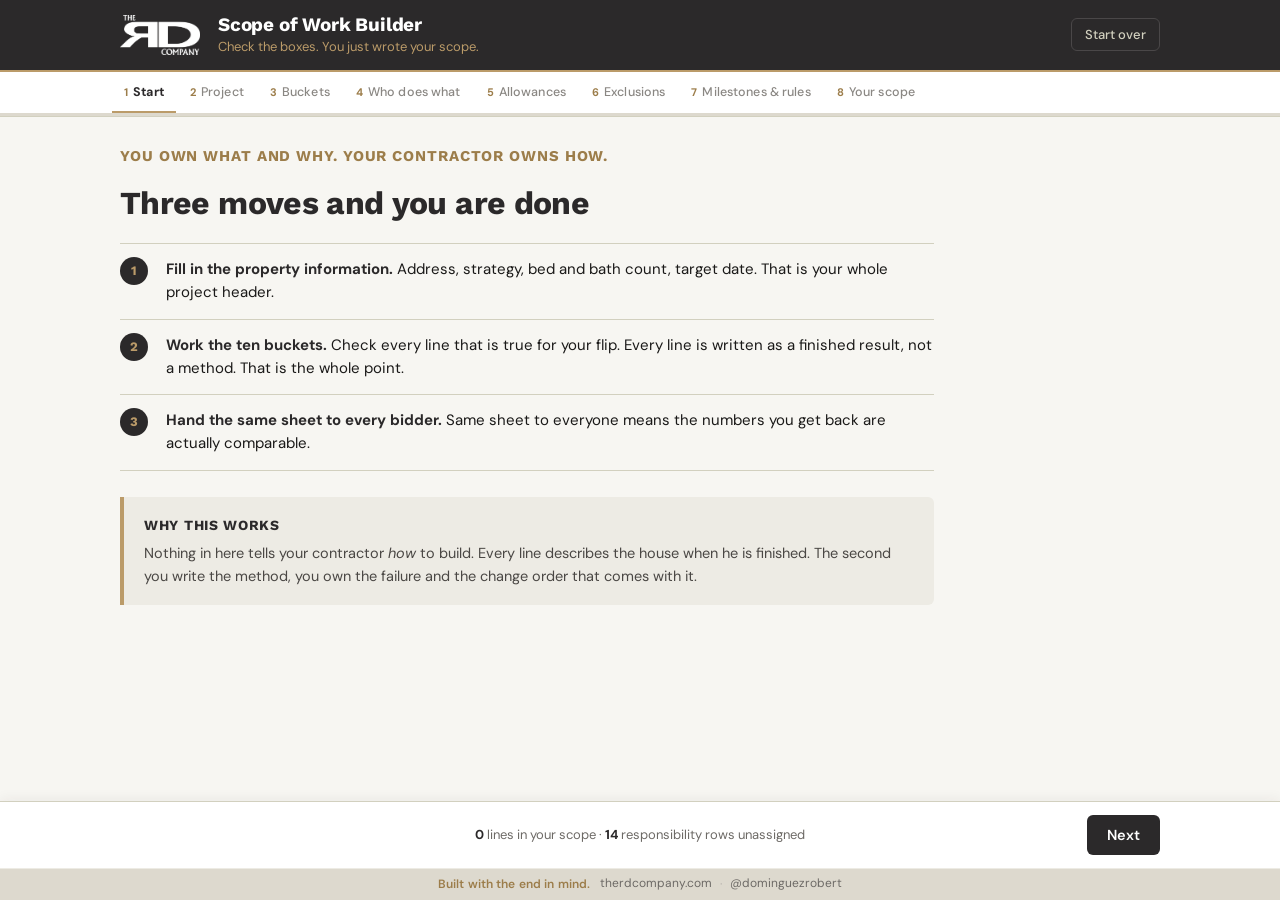
<file: index.html>
<!doctype html>
<html lang="en">
<head>
<meta charset="utf-8">
<meta name="viewport" content="width=device-width, initial-scale=1">
<title>Scope of Work Builder | RD Contracting Solutions</title>
<meta name="description" content="Check the boxes. You just wrote your scope of work. A pocket tool for real estate investors from Robert Dominguez, RD Contracting Solutions, LLC.">
<link rel="icon" href="rd-logo-dark.png">
<link rel="preconnect" href="https://fonts.googleapis.com">
<link rel="preconnect" href="https://fonts.gstatic.com" crossorigin>
<link href="https://fonts.googleapis.com/css2?family=DM+Sans:wght@400;500;600;700&family=Work+Sans:wght@600;700&display=swap" rel="stylesheet">
<link rel="stylesheet" href="styles.css">
</head>
<body>

<header class="topbar">
  <div class="topbar-in">
    <img class="brandmark" src="rd-logo-white.png" alt="The RD Company">
    <div class="topbar-t">
      <h1>Scope of Work Builder</h1>
      <p>Check the boxes. You just wrote your scope.</p>
    </div>
    <button class="ghost" id="btn-reset" type="button" data-testid="button-reset">Start over</button>
  </div>
  <div class="goldrule"></div>
</header>

<nav class="steprail" aria-label="Steps">
  <div class="steprail-in" id="steprail"></div>
  <div class="bar"><span id="barfill"></span></div>
</nav>

<main id="main">

  <!-- STEP 0 -->
  <section class="step" data-step="0">
    <div class="lede">
      <p class="rule" id="the-rule"></p>
      <h2>Three moves and you are done</h2>
      <ol class="howto">
        <li><strong>Fill in the property information.</strong> Address, strategy, bed and bath count, target date. That is your whole project header.</li>
        <li><strong>Work the ten buckets.</strong> Check every line that is true for your flip. Every line is written as a finished result, not a method. That is the whole point.</li>
        <li><strong>Hand the same sheet to every bidder.</strong> Same sheet to everyone means the numbers you get back are actually comparable.</li>
      </ol>
      <div class="warnbox">
        <h3>Why this works</h3>
        <p>Nothing in here tells your contractor <em>how</em> to build. Every line describes the house when he is finished. The second you write the method, you own the failure and the change order that comes with it.</p>
      </div>
    </div>
  </section>

  <!-- STEP 1 -->
  <section class="step" data-step="1">
    <h2 class="stitle">Your project</h2>
    <div class="fields" id="fields"></div>
  </section>

  <!-- STEP 2 -->
  <section class="step" data-step="2">
    <h2 class="stitle">The ten buckets</h2>
    <p class="sub">Check every line that is true for your flip. Skip what does not apply. Add your own at the bottom of any bucket.</p>
    <div id="buckets"></div>
  </section>

  <!-- STEP 3 -->
  <section class="step" data-step="3">
    <h2 class="stitle">Who does what</h2>
    <p class="sub" id="resp-hint"></p>
    <div class="definition"><h3>What “furnish” means</h3><p id="furnish-definition"></p></div>
    <div id="resp"></div>
  </section>

  <!-- STEP 4 -->
  <section class="step" data-step="4">
    <h2 class="stitle">Allowances</h2>
    <p class="sub" id="allow-hint"></p>
    <div id="allow"></div>
    <div class="definition"><h3>Allowance rules</h3><div id="allow-terms"></div></div>
  </section>

  <!-- STEP 5 -->
  <section class="step" data-step="5">
    <h2 class="stitle">Your exclusions</h2>
    <p class="sub" id="excl-hint"></p>
    <div id="excl"></div>
  </section>

  <!-- STEP 6 -->
  <section class="step" data-step="6">
    <h2 class="stitle">Milestones</h2>
    <p class="sub" id="gate-hint"></p>
    <p class="sub" id="strategy-note" data-testid="text-strategy-note"></p>
    <div id="gates"></div>
    <button class="secondary" id="add-draw" type="button" data-testid="button-add-draw">Add draw</button>
    <h2 class="stitle mt">The rules</h2>
    <p class="sub" id="rule-hint"></p>
    <div id="rules"></div>
  </section>

  <!-- STEP 7 -->
  <section class="step" data-step="7">
    <h2 class="stitle">Your scope of work</h2>
    <p class="sub">This is what you built. Print it, copy it, or download it, then send the same one to every bidder.</p>
    <div class="actions">
      <button class="primary" id="btn-print" type="button" data-testid="button-print">Print / Save as PDF</button>
      <button class="secondary" id="btn-copy" type="button" data-testid="button-copy">Copy text</button>
      <button class="secondary" id="btn-dl" type="button" data-testid="button-download">Download .txt</button>
      <span class="copied" id="copied" hidden>Copied</span>
    </div>
    <div id="output" class="output" data-testid="text-output"></div>
  </section>

</main>

<footer class="navbar">
  <div class="navbar-in">
    <button class="secondary" id="btn-back" type="button" data-testid="button-back">Back</button>
    <span class="count" id="count"></span>
    <button class="primary" id="btn-next" type="button" data-testid="button-next">Next</button>
  </div>
  <div class="ctabar">
    <div class="ctabar-in">
      <span class="cta-tag">Built with the end in mind.</span>
      <span class="cta-links">
        <a href="https://www.therdcompany.com" target="_blank" rel="noopener noreferrer" data-testid="link-website">therdcompany.com</a>
        <span class="cta-dot">&middot;</span>
        <a href="https://www.instagram.com/dominguezrobert" target="_blank" rel="noopener noreferrer" data-testid="link-instagram">@dominguezrobert</a>
      </span>
    </div>
  </div>
</footer>

<!-- print-only document -->
<div id="printdoc" aria-hidden="true"></div>

<script src="content.js"></script>
<script src="app.js"></script>
</body>
</html>
</file>
<file: styles.css>
:root{
  --slate:#2B292A; --tan:#BB9B69; --tan-dk:#9C7D4A; --mortar:#D2D0BF;
  --iron:#1A1918; --lime:#DDD9CE; --conc:#EDEBE4; --paper:#F7F6F2; --white:#fff;
  --f-head:"Work Sans",-apple-system,Segoe UI,sans-serif;
  --f-body:"DM Sans",-apple-system,Segoe UI,sans-serif;
  --shadow:0 1px 2px rgba(43,41,42,.06),0 8px 24px rgba(43,41,42,.06);
}
*{box-sizing:border-box;margin:0;padding:0}
html{-webkit-text-size-adjust:100%}
body{
  font-family:var(--f-body);background:var(--paper);color:var(--iron);
  font-size:16px;line-height:1.55;padding-bottom:118px;
}
button{font-family:inherit;font-size:inherit;cursor:pointer;border:0}

/* ---------- top bar ---------- */
.topbar{background:var(--slate);position:sticky;top:0;z-index:40}
.topbar-in{
  max-width:1080px;margin:0 auto;padding:14px 20px;
  display:flex;align-items:center;gap:18px;
}
.brandmark{height:40px;width:auto;display:block;flex:none}
.topbar-t{flex:1;min-width:0}
.topbar-t h1{
  font-family:var(--f-head);font-weight:700;color:var(--white);
  font-size:19px;line-height:1.2;letter-spacing:-.01em;
}
.topbar-t p{color:var(--tan);font-size:13px;line-height:1.3;margin-top:2px}
.goldrule{height:2px;background:var(--tan)}
.ghost{
  background:transparent;color:var(--mortar);border:1px solid #4a4748;
  padding:7px 13px;border-radius:6px;font-size:13px;font-weight:500;flex:none;
}
.ghost:hover{color:var(--white);border-color:var(--tan)}

/* ---------- step rail ---------- */
.steprail{background:var(--white);border-bottom:1px solid var(--mortar);position:sticky;top:71px;z-index:30}
.steprail-in{
  max-width:1080px;margin:0 auto;padding:0 12px;display:flex;gap:2px;
  overflow-x:auto;scrollbar-width:none;
}
.steprail-in::-webkit-scrollbar{display:none}
.stepbtn{
  background:transparent;color:#8a8783;padding:12px 12px 11px;font-size:12.5px;
  font-weight:500;white-space:nowrap;border-bottom:2px solid transparent;
  letter-spacing:.01em;
}
.stepbtn:hover{color:var(--slate)}
.stepbtn[aria-current="true"]{color:var(--slate);font-weight:700;border-bottom-color:var(--tan)}
.stepbtn .dot{color:var(--tan-dk);font-weight:700;margin-right:5px;font-size:11px}
.stepbtn.done .dot::after{content:"\2713"}
.stepbtn.done .dot span{display:none}
.bar{height:3px;background:var(--lime)}
.bar span{display:block;height:100%;background:var(--tan);width:0;transition:width .28s ease}

/* ---------- layout ---------- */
main{max-width:1080px;margin:0 auto;padding:28px 20px 40px}
.step{display:none}
.step.on{display:block;animation:fade .22s ease}
@keyframes fade{from{opacity:0;transform:translateY(4px)}to{opacity:1;transform:none}}

.stitle{
  font-family:var(--f-head);font-weight:700;font-size:26px;line-height:1.15;
  color:var(--slate);letter-spacing:-.015em;
}
.stitle.mt{margin-top:38px}
.sub{color:#6d6a66;font-size:14.5px;margin:6px 0 20px;max-width:70ch}

/* ---------- step 0 ---------- */
.lede{max-width:74ch}
.rule{
  font-family:var(--f-head);font-weight:700;font-size:15px;color:var(--tan-dk);
  text-transform:uppercase;letter-spacing:.06em;margin-bottom:18px;
}
.lede h2{font-family:var(--f-head);font-weight:700;font-size:32px;color:var(--slate);letter-spacing:-.02em;line-height:1.1}
.howto{list-style:none;counter-reset:h;margin:22px 0 0}
.howto li{
  counter-increment:h;position:relative;padding:14px 0 14px 46px;
  border-top:1px solid var(--mortar);font-size:15px;
}
.howto li:last-child{border-bottom:1px solid var(--mortar)}
.howto li::before{
  content:counter(h);position:absolute;left:0;top:13px;
  width:28px;height:28px;border-radius:50%;background:var(--slate);color:var(--tan);
  font-family:var(--f-head);font-weight:700;font-size:13px;
  display:flex;align-items:center;justify-content:center;
}
.howto strong{color:var(--slate);font-weight:700}
.warnbox{background:var(--conc);border-left:4px solid var(--tan);padding:18px 20px;margin-top:26px;border-radius:0 6px 6px 0}
.warnbox h3{font-family:var(--f-head);font-size:14px;text-transform:uppercase;letter-spacing:.05em;color:var(--slate);margin-bottom:6px}
.warnbox p{font-size:14.5px;color:#4a4744}

/* ---------- fields ---------- */
.fields{display:grid;grid-template-columns:repeat(2,1fr);gap:14px 20px;max-width:760px}
.f{display:flex;flex-direction:column;gap:5px}
.f.wide{grid-column:1/-1}
.f label{font-size:12px;font-weight:600;text-transform:uppercase;letter-spacing:.05em;color:#6d6a66}
.f input,.f select{
  font-family:var(--f-body);font-size:15px;padding:10px 12px;
  border:1px solid var(--mortar);border-radius:6px;background:var(--white);color:var(--iron);
}
.f input:focus,.f select:focus{outline:2px solid var(--tan);outline-offset:-1px;border-color:var(--tan)}

/* ---------- buckets ---------- */
.bkt{background:var(--white);border:1px solid var(--mortar);border-radius:8px;margin-bottom:14px;overflow:hidden;box-shadow:var(--shadow)}
.bkt-h{
  display:flex;align-items:center;gap:12px;width:100%;
  background:var(--slate);color:var(--white);padding:13px 16px;text-align:left;
}
.bkt-h:hover{background:#383637}
.bkt-n{
  font-family:var(--f-head);font-weight:700;font-size:11px;color:var(--slate);
  background:var(--tan);width:24px;height:24px;border-radius:4px;flex:none;
  display:flex;align-items:center;justify-content:center;
}
.bkt-name{font-family:var(--f-head);font-weight:700;font-size:15.5px;flex:1;letter-spacing:-.005em}
.bkt-tally{font-size:12.5px;color:var(--mortar);font-variant-numeric:tabular-nums;flex:none}
.bkt-tally.has{color:var(--tan)}
.chev{color:var(--mortar);flex:none;transition:transform .2s;font-size:11px}
.bkt.open .chev{transform:rotate(180deg)}
.bkt-b{display:none;padding:0}
.bkt.open .bkt-b{display:block}
.bkt-hint{
  font-size:13px;color:var(--tan-dk);padding:11px 16px;background:var(--conc);
  border-bottom:1px solid var(--mortar);
}
.bkt-tools{display:flex;gap:8px;padding:10px 16px;border-bottom:1px solid var(--lime)}
.tinybtn{background:var(--paper);border:1px solid var(--mortar);color:#5f5c58;font-size:12px;font-weight:500;padding:5px 10px;border-radius:5px}
.tinybtn:hover{border-color:var(--tan-dk);color:var(--slate)}

/* ---------- tick rows ---------- */
.tick{
  display:flex;align-items:flex-start;gap:12px;padding:11px 16px;cursor:pointer;
  border-bottom:1px solid var(--lime);font-size:14.5px;line-height:1.45;
}
.tick:last-child{border-bottom:0}
.tick:nth-child(even){background:#faf9f6}
.tick:hover{background:var(--conc)}
.tick input{
  appearance:none;-webkit-appearance:none;flex:none;
  width:19px;height:19px;border:1.5px solid #9d9a95;border-radius:4px;
  background:var(--white);margin-top:1px;cursor:pointer;position:relative;
}
.tick input:checked{background:var(--slate);border-color:var(--slate)}
.tick input:checked::after{
  content:"";position:absolute;left:5px;top:2px;width:6px;height:11px;
  border:solid var(--tan);border-width:0 2px 2px 0;transform:rotate(42deg);
}
.tick input:focus-visible{outline:2px solid var(--tan);outline-offset:2px}
.tick span{flex:1}
.tick input:checked+span{color:var(--slate);font-weight:500}

/* ---------- own lines ---------- */
.own{display:flex;gap:8px;padding:12px 16px;background:var(--conc);border-top:1px solid var(--mortar)}
.own input{
  flex:1;font-family:var(--f-body);font-size:14px;padding:9px 11px;
  border:1px solid var(--mortar);border-radius:5px;background:var(--white);
}
.own input:focus{outline:2px solid var(--tan);outline-offset:-1px}
.own button{background:var(--slate);color:var(--white);font-size:13px;font-weight:600;padding:9px 15px;border-radius:5px}
.own button:hover{background:var(--tan-dk)}
.custom{display:flex;align-items:center;gap:10px;padding:10px 16px;border-bottom:1px solid var(--lime);font-size:14.5px;background:#fdfcfa}
.custom .mark{color:var(--tan-dk);font-weight:700;flex:none}
.custom span{flex:1}
.custom button{background:transparent;color:#a09d98;font-size:16px;line-height:1;padding:4px 8px}
.custom button:hover{color:#a12c7b}

/* ---------- card sections ---------- */
.card{background:var(--white);border:1px solid var(--mortar);border-radius:8px;overflow:hidden;box-shadow:var(--shadow)}
.card+.card{margin-top:14px}

/* responsibility */
.rtable{width:100%;border-collapse:collapse;font-size:14px}
.rtable th{
  background:var(--slate);color:var(--white);font-family:var(--f-head);font-weight:600;
  font-size:11px;text-transform:uppercase;letter-spacing:.05em;padding:10px 8px;text-align:center;
}
.rtable th:first-child{text-align:left;padding-left:16px}
.rtable td{border-bottom:1px solid var(--lime);padding:9px 8px;text-align:center}
.rtable td:first-child{text-align:left;padding-left:16px;line-height:1.4}
.rtable tr:nth-child(even) td{background:#faf9f6}
.rtable tr:hover td{background:var(--conc)}
.rtable input{
  appearance:none;-webkit-appearance:none;width:18px;height:18px;
  border:1.5px solid #9d9a95;border-radius:50%;background:var(--white);cursor:pointer;position:relative;
}
.rtable input:checked{border-color:var(--slate);border-width:5px}
.rtable input:focus-visible{outline:2px solid var(--tan);outline-offset:2px}
.rtable td.unset{box-shadow:inset 3px 0 0 var(--tan)}

/* allowances */
.arow{display:flex;align-items:center;gap:12px;padding:11px 16px;border-bottom:1px solid var(--lime);font-size:14.5px}
.arow:last-child{border-bottom:0}
.arow:nth-child(even){background:#faf9f6}
.arow label{display:flex;align-items:center;gap:12px;flex:1;cursor:pointer}
.arow{flex-wrap:wrap}
.definition{background:var(--conc);border:1px solid var(--mortar);border-radius:6px;padding:16px;margin:0 0 22px}
.definition h3{font-size:16px;margin:0 0 8px}
.definition p{font-size:14px;line-height:1.6;margin:0 0 8px}
.definition p:last-child{margin-bottom:0}
#allow+.definition{margin-top:20px}
.allow-details{flex-basis:100%;margin:0 0 4px 31px;gap:12px}
.allow-details[hidden]{display:none}
.allow-details .f label{display:block;font-size:12px;margin-bottom:5px}
.draw-item{border-bottom:1px solid var(--mortar)}
.draw-fields{border:0;margin:0;padding:0 16px 18px;min-width:0}
.field-caption{display:block;font-size:12px;margin:10px 0 6px;font-weight:600}
.category-picker{border:1px solid var(--mortar);border-radius:4px;background:var(--white)}
.category-picker summary{padding:10px;cursor:pointer;font-size:14px;overflow-wrap:anywhere}
.category-picker summary:focus-visible{outline:2px solid var(--tan)}
.category-options{border-top:1px solid var(--mortar)}
.draw-fields textarea{width:100%;box-sizing:border-box;resize:vertical;min-height:72px;border:1px solid var(--mortar);border-radius:4px;padding:10px;font:inherit;font-size:14px;color:var(--slate);background:var(--white)}
.draw-fields textarea:focus{outline:2px solid var(--tan);outline-offset:-1px}
.draw-fields:disabled{opacity:.6}
#add-draw{margin-top:14px}
.arow input[type=checkbox]{
  appearance:none;-webkit-appearance:none;flex:none;width:19px;height:19px;
  border:1.5px solid #9d9a95;border-radius:4px;background:var(--white);cursor:pointer;position:relative;
}
.arow input[type=checkbox]:checked{background:var(--slate);border-color:var(--slate)}
.arow input[type=checkbox]:checked::after{
  content:"";position:absolute;left:5px;top:2px;width:6px;height:11px;
  border:solid var(--tan);border-width:0 2px 2px 0;transform:rotate(42deg);
}
.money{display:flex;align-items:center;gap:4px;flex:none;color:#8a8783;font-size:14px}
.money input{
  width:104px;font-family:var(--f-body);font-size:14px;padding:7px 9px;text-align:right;
  border:1px solid var(--mortar);border-radius:5px;font-variant-numeric:tabular-nums;background:var(--white);
}
.money input:disabled{background:var(--conc);border-color:var(--lime)}
.money input:focus{outline:2px solid var(--tan);outline-offset:-1px}

/* gates */
.grow{display:flex;align-items:center;gap:12px;padding:12px 16px;border-bottom:1px solid var(--lime);font-size:14.5px}
.grow:last-child{border-bottom:0}
.grow:nth-child(even){background:#faf9f6}
.grow label{display:flex;align-items:center;gap:12px;flex:1;cursor:pointer;line-height:1.4}
.gcode{
  font-family:var(--f-head);font-weight:700;font-size:11px;color:var(--white);background:var(--tan-dk);
  padding:3px 7px;border-radius:4px;flex:none;letter-spacing:.03em;
}
.grow input[type=checkbox]{
  appearance:none;-webkit-appearance:none;flex:none;width:19px;height:19px;
  border:1.5px solid #9d9a95;border-radius:4px;background:var(--white);cursor:pointer;position:relative;
}
.grow input[type=checkbox]:checked{background:var(--slate);border-color:var(--slate)}
.grow input[type=checkbox]:checked::after{
  content:"";position:absolute;left:5px;top:2px;width:6px;height:11px;
  border:solid var(--tan);border-width:0 2px 2px 0;transform:rotate(42deg);
}
.pct{display:flex;align-items:center;gap:4px;flex:none;color:#8a8783;font-size:14px}
.pct input{
  width:62px;font-family:var(--f-body);font-size:14px;padding:7px 9px;text-align:right;
  border:1px solid var(--mortar);border-radius:5px;font-variant-numeric:tabular-nums;background:var(--white);
}
.pct input:disabled{background:var(--conc);border-color:var(--lime)}
.pct input:focus{outline:2px solid var(--tan);outline-offset:-1px}
.pcttotal{
  display:flex;justify-content:space-between;align-items:center;
  background:var(--slate);color:var(--white);padding:12px 16px;font-size:14px;
}
.pcttotal b{font-family:var(--f-head);font-size:17px;color:var(--tan);font-variant-numeric:tabular-nums}
.pcttotal.bad b{color:#E39A9A}

/* selfcheck */
.sc{display:flex;gap:14px;padding:14px 16px;border-bottom:1px solid var(--lime);cursor:pointer;font-size:14.5px;line-height:1.45}
.sc:last-child{border-bottom:0}
.sc:nth-child(even){background:#faf9f6}
.sc:hover{background:var(--conc)}
.sc input{
  appearance:none;-webkit-appearance:none;flex:none;width:19px;height:19px;margin-top:1px;
  border:1.5px solid #9d9a95;border-radius:4px;background:var(--white);cursor:pointer;position:relative;
}
.sc input:checked{background:var(--slate);border-color:var(--slate)}
.sc input:checked::after{
  content:"";position:absolute;left:5px;top:2px;width:6px;height:11px;
  border:solid var(--tan);border-width:0 2px 2px 0;transform:rotate(42deg);
}
.sc .num{font-family:var(--f-head);font-weight:700;color:var(--tan-dk);flex:none;width:14px}

/* hint strip */
.hintstrip{background:var(--conc);border-left:4px solid var(--tan-dk);padding:13px 16px;font-size:14px;color:#4a4744;margin-bottom:18px;border-radius:0 6px 6px 0;max-width:80ch}

/* ---------- output ---------- */
.actions{display:flex;flex-wrap:wrap;gap:10px;align-items:center;margin-bottom:22px}
.primary{background:var(--slate);color:var(--white);font-weight:600;font-size:14.5px;padding:11px 20px;border-radius:6px}
.primary:hover{background:var(--tan-dk)}
.secondary{background:var(--white);color:var(--slate);border:1px solid var(--mortar);font-weight:600;font-size:14.5px;padding:11px 18px;border-radius:6px}
.secondary:hover{border-color:var(--tan-dk)}
.copied{color:var(--tan-dk);font-size:13.5px;font-weight:600}
.output{
  background:var(--white);border:1px solid var(--mortar);border-radius:8px;
  padding:34px 38px;box-shadow:var(--shadow);
}
.output h3{
  font-family:var(--f-head);font-weight:700;font-size:12px;text-transform:uppercase;
  letter-spacing:.07em;color:var(--white);background:var(--slate);
  padding:8px 12px;margin:30px 0 12px;border-radius:4px;
}
.output h3:first-child{margin-top:0}
.output h4{font-family:var(--f-head);font-weight:700;font-size:14px;color:var(--tan-dk);margin:18px 0 6px;letter-spacing:.01em}
.output ul{list-style:none;margin:0}
.output li{padding:5px 0 5px 20px;position:relative;font-size:14.5px;line-height:1.5;border-bottom:1px solid var(--conc)}
.output li::before{content:"\2713";position:absolute;left:0;color:var(--tan-dk);font-weight:700;font-size:12px}
.output .meta{display:grid;grid-template-columns:repeat(2,1fr);gap:6px 24px}
.output .meta div{font-size:14.5px;padding:5px 0;border-bottom:1px solid var(--conc)}
.output .meta b{color:#6d6a66;font-weight:600;font-size:12px;text-transform:uppercase;letter-spacing:.04em;display:block}
.output .empty{color:#a09d98;font-style:normal;font-size:14px;padding:6px 0}
.docfoot{margin-top:34px;padding-top:14px;border-top:1px solid var(--mortar);font-size:12px;color:#8a8783;text-align:center}
.docfoot .tag{font-family:var(--f-head);font-weight:700;color:var(--slate);font-size:13px;display:block;margin-bottom:4px}

/* coaching block on the finished scope */
.doccta{
  margin-top:18px;padding:14px 16px;background:var(--conc);border-radius:6px;
  display:flex;align-items:center;gap:14px;
}
.doccta img{width:74px;height:74px;flex:0 0 74px;display:block}
.doccta-t{display:flex;flex-direction:column;gap:2px;min-width:0}
.doccta-t b{font-family:var(--f-head);font-size:13px;color:var(--slate)}
.doccta-t span{font-size:11.5px;color:#6d6a66;line-height:1.4}

/* ---------- nav ---------- */
.navbar{
  position:fixed;bottom:0;left:0;right:0;background:var(--white);
  border-top:1px solid var(--mortar);z-index:40;box-shadow:0 -2px 12px rgba(43,41,42,.06);
}
.navbar-in{max-width:1080px;margin:0 auto;padding:12px 20px;display:flex;align-items:center;gap:14px}
.count{flex:1;text-align:center;font-size:13px;color:#6d6a66;font-variant-numeric:tabular-nums}
.count b{color:var(--slate);font-weight:700}

/* quiet coaching call-to-action strip */
.ctabar{border-top:1px solid var(--conc);background:var(--lime)}
.ctabar-in{
  max-width:1080px;margin:0 auto;padding:7px 20px;
  display:flex;align-items:center;justify-content:center;gap:10px;
  font-size:12px;line-height:1.3;
}
.cta-tag{color:var(--tan-dk);font-weight:600;letter-spacing:.01em}
.cta-links{display:flex;align-items:center;gap:8px;white-space:nowrap}
.cta-links a{color:#6d6a66;text-decoration:none;border-bottom:1px solid transparent;transition:color .15s,border-color .15s}
.cta-links a:hover,.cta-links a:focus-visible{color:var(--slate);border-bottom-color:var(--tan)}
.cta-dot{color:#b3b0aa}

/* ---------- mobile ---------- */
@media(max-width:720px){
  body{font-size:15px;padding-bottom:126px}
  .ctabar-in{flex-direction:column;gap:2px;padding:6px 14px;font-size:11.5px;text-align:center}
  .cta-links{gap:7px}
  .topbar-in{padding:11px 14px;gap:12px}
  .brandmark{height:32px}
  .topbar-t h1{font-size:16px}
  .topbar-t p{font-size:11.5px}
  .ghost{padding:6px 10px;font-size:12px}
  .steprail{top:60px}
  main{padding:20px 14px 32px}
  .stitle{font-size:21px}
  .lede h2{font-size:24px}
  .fields{grid-template-columns:1fr}
  .output{padding:20px 18px}
  .output .meta{grid-template-columns:1fr}
  .arow,.grow{flex-wrap:wrap}
  .money,.pct{margin-left:31px}
  .rtable{font-size:13px}
  .rtable th{font-size:10px;padding:8px 4px}
  .rtable th:first-child,.rtable td:first-child{padding-left:12px}
  .rtable td{padding:8px 4px}
  .navbar-in{padding:10px 14px}
  .primary,.secondary{padding:11px 16px;font-size:14px}
}

/* ---------- print ---------- */
#printdoc{display:none}
@media print{
  @page{size:letter;margin:0.6in 0.7in}
  body{background:#fff;padding:0;font-size:10.5pt}
  .topbar,.steprail,.navbar,main{display:none!important}
  #printdoc{display:block}
  .p-head{background:var(--slate)!important;-webkit-print-color-adjust:exact;print-color-adjust:exact;padding:12pt;text-align:center}
  .p-head img{height:34pt}
  .p-rule{height:2pt;background:var(--tan)!important;-webkit-print-color-adjust:exact;print-color-adjust:exact;margin-bottom:14pt}
  #printdoc h1{font-family:var(--f-head);font-size:19pt;color:var(--slate);letter-spacing:-.01em}
  #printdoc .p-sub{color:var(--tan-dk);font-size:10pt;margin-bottom:2pt}
  #printdoc .p-rulel{font-family:var(--f-head);font-size:9.5pt;color:var(--slate);font-weight:700;margin-bottom:12pt}
  #printdoc h3{
    background:var(--slate)!important;color:#fff!important;-webkit-print-color-adjust:exact;print-color-adjust:exact;
    font-family:var(--f-head);font-size:9.5pt;text-transform:uppercase;letter-spacing:.06em;
    padding:5pt 8pt;margin:14pt 0 7pt;page-break-after:avoid;break-after:avoid;
  }
  #printdoc h4{font-family:var(--f-head);font-size:10pt;color:var(--tan-dk);margin:9pt 0 3pt;page-break-after:avoid;break-after:avoid}
  #printdoc ul{list-style:none;margin:0}
  #printdoc li{padding:2.4pt 0 2.4pt 13pt;position:relative;font-size:10pt;line-height:1.4;border-bottom:.5pt solid var(--conc);page-break-inside:avoid;break-inside:avoid}
  #printdoc li::before{content:"\2713";position:absolute;left:0;color:var(--tan-dk);font-weight:700;font-size:8.5pt}
  #printdoc .meta{display:grid;grid-template-columns:1fr 1fr;gap:2pt 18pt}
  #printdoc .meta div{font-size:10pt;padding:2.4pt 0;border-bottom:.5pt solid var(--conc)}
  #printdoc .meta b{color:#6d6a66;font-weight:600;font-size:8pt;text-transform:uppercase;letter-spacing:.04em;display:block}
  #printdoc .empty{color:#8a8783;font-size:9.5pt}
  #printdoc .respout li em{font-size:8pt}
  #printdoc .docfoot{
    margin-top:11pt;padding-top:6pt;border-top:.5pt solid var(--mortar);
    font-size:8.5pt;color:#6d6a66;text-align:center;
    page-break-inside:avoid;break-inside:avoid;
  }
  #printdoc .docfoot .tag{font-family:var(--f-head);font-weight:700;color:var(--slate);font-size:10pt;display:block;margin-bottom:2pt}
  #printdoc .doccta{
    margin-top:7pt;padding:6pt 9pt;background:var(--conc)!important;
    -webkit-print-color-adjust:exact;print-color-adjust:exact;border-radius:3pt;
    display:flex;align-items:center;gap:10pt;page-break-inside:avoid;break-inside:avoid;
  }
  #printdoc .doccta img{width:44pt;height:44pt;flex:0 0 44pt}
  #printdoc .doccta-t b{font-family:var(--f-head);font-size:9.5pt;color:var(--slate);display:block}
  #printdoc .doccta-t span{font-size:8pt;color:#6d6a66;display:block;line-height:1.35}
}

/* responsibility in assembled output */
.output .respout li,#printdoc .respout li{display:flex;gap:14px;align-items:baseline}
.output .respout li::before,#printdoc .respout li::before{content:"\2022"}
.output .respout li em,#printdoc .respout li em{
  margin-left:auto;font-style:normal;font-family:var(--f-head);font-weight:700;
  font-size:11px;letter-spacing:.05em;color:var(--tan-dk);flex:none;
}
.output .respout li.na em,#printdoc .respout li.na em{color:#A12C7B}

/* Final review page only: quieter hierarchy and separated line-item details.
   The wizard, print document, and plain-text exports are unchanged. */
.output{padding:38px 42px;box-shadow:0 3px 14px rgba(43,41,42,.04)}
.output h3{
  margin:44px 0 20px;padding:0;background:transparent;border-radius:0;
  color:var(--slate);font-size:20px;text-transform:none;letter-spacing:-.02em;
}
.output h3:first-child{margin-top:0}
.output h4{font-size:15px;line-height:1.45;letter-spacing:0;color:var(--slate)}
.output p{font-size:14.5px;line-height:1.75;max-width:75ch}
.output ul{border-top:1px solid var(--conc)}
.output li{
  padding:14px 12px;font-size:15px;line-height:1.7;border-bottom:1px solid var(--conc);
  overflow-wrap:anywhere;
}
.output li::before{content:none}
.output li:nth-child(even){background:#faf9f6}
.output .scope-category{margin:0 0 26px;border:1px solid var(--mortar);border-radius:6px;overflow:hidden}
.output .scope-category h4{margin:0;padding:14px 16px;background:var(--conc)}
.output .scope-category ul{border-top:0}
.output .scope-category li{padding:13px 16px}
.output .scope-category li:last-child{border-bottom:0}
.output .meta{gap:18px 28px;padding:20px;background:#faf9f6;border-radius:6px}
.output .meta div{padding:0;border:0;line-height:1.65;overflow-wrap:anywhere}
.output .meta b{font-size:11px;margin-bottom:5px}
.output .scope-definition{color:#625e59;margin-bottom:22px}
.output .respout li{align-items:flex-start;gap:20px;padding:16px 12px}
.output .respout li::before{content:none}
.output .respout li span{flex:1;min-width:0}
.output .respout li em{
  padding:4px 8px;background:var(--conc);border-radius:4px;font-size:11px;
  color:var(--slate);letter-spacing:0;line-height:1.5;
}
.output .scope-allowance,.output .scope-milestone{
  border:1px solid var(--mortar);border-radius:6px;padding:20px;margin-bottom:16px;
  overflow-wrap:anywhere;
}
.output .scope-card-top{display:flex;align-items:flex-start;justify-content:space-between;gap:18px}
.output .scope-card-top h4{margin:0;flex:1}
.output .scope-amount,.output .scope-percent{font-family:var(--f-head);font-size:18px;font-weight:700;color:var(--slate);white-space:nowrap}
.output .scope-facts{display:grid;grid-template-columns:1fr 1fr;gap:18px 24px;margin-top:18px}
.output .scope-includes{grid-column:1/-1}
.output .scope-facts dt{font-size:11px;text-transform:uppercase;letter-spacing:.04em;color:#6d6a66;margin-bottom:4px;font-weight:600}
.output .scope-facts dd{font-size:14.5px;line-height:1.6;margin:0}
.output .scope-terms{background:#faf9f6;padding:18px 20px;border-radius:6px;margin-top:20px}
.output .scope-terms p+p{margin-top:14px}
.output .scope-milestone p{margin-top:12px;color:#625e59}
.output .empty{padding:14px 0;color:#6d6a66}
@media(max-width:720px){
  .output{padding:24px 16px}
  .output h3{font-size:19px;margin-top:34px}
  .output .meta{padding:16px;gap:16px}
  .output li{font-size:14px;padding:13px 10px}
  .output .scope-category li{padding:13px 14px}
  .output .scope-card-top{flex-wrap:wrap;gap:10px}
  .output .scope-card-top h4{flex-basis:100%}
  .output .scope-facts{grid-template-columns:1fr;gap:14px}
  .output .scope-allowance,.output .scope-milestone{padding:16px}
  .output .respout li{flex-direction:column;gap:8px;padding:14px 10px}
  .output .respout li em{margin-left:0}
  .output .scope-terms{padding:16px}
  .output .scope-amount,.output .scope-percent{white-space:normal}
}
</file>
